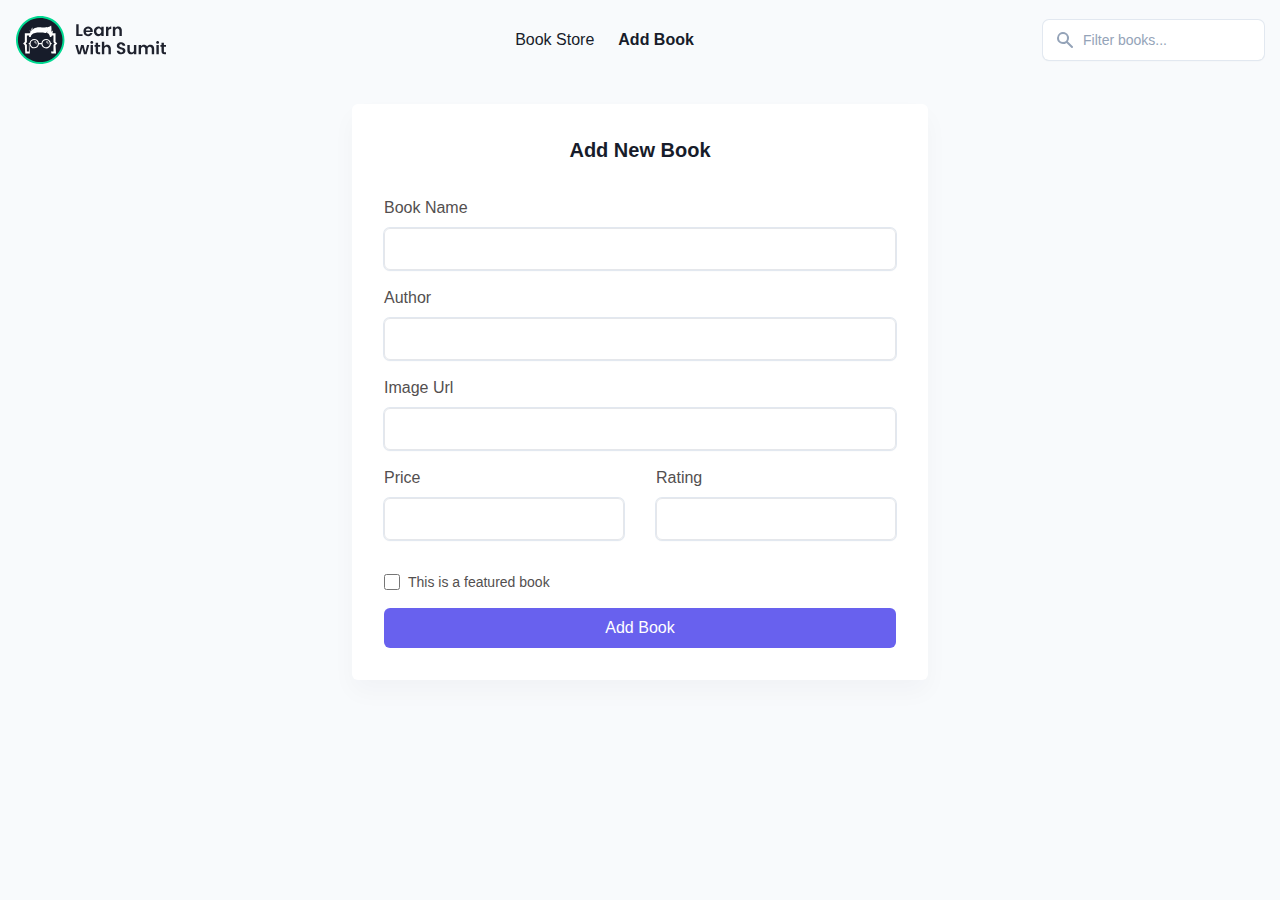
<file: html/AddBook.html>
<!DOCTYPE html>
<html lang="en">

<head>
    <meta charset="UTF-8" />
    <meta http-equiv="X-UA-Compatible" content="IE=edge" />
    <meta name="viewport" content="width=device-width, initial-scale=1.0" />
    <title>Manage Bookstore with RTK Query</title>

    <link rel="stylesheet" href="./styles/style.css" />
</head>

<body>
    <nav class="py-4 2xl:px-6">
        <div class="container flex items-center justify-between">
            <img src="./images/logo.svg" width="150px" class="object-contain" />

            <ul class="hidden md:flex items-center space-x-6">
                <a class=" cursor-pointer" href="index.html" id="lws-bookStore">
                    <li>Book Store</li>
                </a>
                <a class="cursor-pointer font-semibold" href="AddBook.html" id="lws-addBook">
                    <li>Add Book</li>
                </a>
            </ul>

            <form class="flex items-center">
                <div class="group relative rounded-md bg-white">
                    <svg width="20" height="20" fill="currentColor"
                        class="absolute left-3 top-1/2 -mt-2.5 text-slate-400 pointer-events-none group-focus-within:text-primary">
                        <path fill-rule="evenodd" clip-rule="evenodd"
                            d="M8 4a4 4 0 100 8 4 4 0 000-8zM2 8a6 6 0 1110.89 3.476l4.817 4.817a1 1 0 01-1.414 1.414l-4.816-4.816A6 6 0 012 8z">
                        </path>
                    </svg>
                    <input type="text" placeholder="Filter books..." class="search" id="lws-search" />
                </div>
            </form>
        </div>
    </nav>

    <main class="py-6 2xl:px-6">
        <div class="container">
            <div class="p-8 overflow-hidden bg-white shadow-cardShadow rounded-md max-w-xl mx-auto">
                <h4 class="mb-8 text-xl font-bold text-center">Add New Book</h4>
                <form class="book-form">
                    <div class="space-y-2">
                        <label for="lws-bookName">Book Name</label>
                        <input required class="text-input" type="text" id="lws-bookName" name="name" />
                    </div>

                    <div class="space-y-2">
                        <label for="lws-author">Author</label>
                        <input required class="text-input" type="text" id="lws-author" name="author" />
                    </div>

                    <div class="space-y-2">
                        <label for="lws-thumbnail">Image Url</label>
                        <input required class="text-input" type="text" id="lws-thumbnail" name="thumbnail" />
                    </div>

                    <div class="grid grid-cols-2 gap-8 pb-4">
                        <div class="space-y-2">
                            <label for="lws-price">Price</label>
                            <input required class="text-input" type="number" id="lws-price" name="price" />
                        </div>

                        <div class="space-y-2">
                            <label for="lws-rating">Rating</label>
                            <input required class="text-input" type="number" id="lws-rating" name="rating" min="1"
                                max="5" />
                        </div>
                    </div>

                    <div class="flex items-center">
                        <input id="lws-featured" type="checkbox" name="featured" class="w-4 h-4" />
                        <label for="lws-featured" class="ml-2 text-sm"> This is a featured book </label>
                    </div>

                    <button type="submit" class="submit" id="lws-submit">Add Book</button>
                </form>
            </div>
        </div>
    </main>
</body>

</html>
</file>
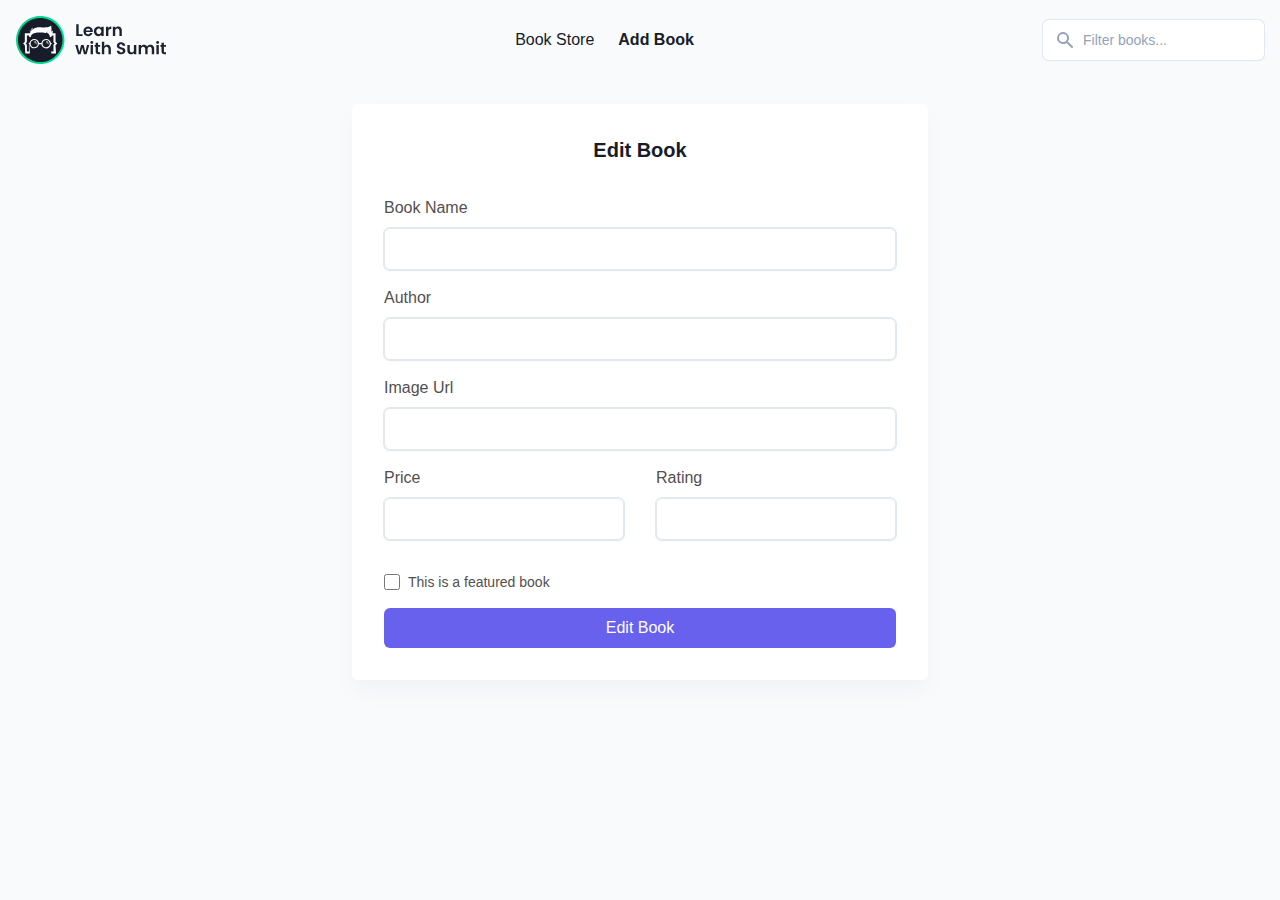
<file: html/EditBook.html>
<!DOCTYPE html>
<html lang="en">

<head>
    <meta charset="UTF-8" />
    <meta http-equiv="X-UA-Compatible" content="IE=edge" />
    <meta name="viewport" content="width=device-width, initial-scale=1.0" />
    <title>Manage Bookstore with RTK Query</title>

    <link rel="stylesheet" href="./styles/style.css" />
</head>

<body>
    <nav class="py-4 2xl:px-6">
        <div class="container flex items-center justify-between">
            <img src="./images/logo.svg" width="150px" class="object-contain" />

            <ul class="hidden md:flex items-center space-x-6">
                <a class=" cursor-pointer" href="index.html" id="lws-bookStore">
                    <li>Book Store</li>
                </a>
                <a class="cursor-pointer font-semibold" href="AddBook.html" id="lws-addBook">
                    <li>Add Book</li>
                </a>
            </ul>

            <form class="flex items-center">
                <div class="group relative rounded-md bg-white">
                    <svg width="20" height="20" fill="currentColor"
                        class="absolute left-3 top-1/2 -mt-2.5 text-slate-400 pointer-events-none group-focus-within:text-primary">
                        <path fill-rule="evenodd" clip-rule="evenodd"
                            d="M8 4a4 4 0 100 8 4 4 0 000-8zM2 8a6 6 0 1110.89 3.476l4.817 4.817a1 1 0 01-1.414 1.414l-4.816-4.816A6 6 0 012 8z">
                        </path>
                    </svg>
                    <input type="text" placeholder="Filter books..." class="search" id="lws-search" />
                </div>
            </form>
        </div>
    </nav>

    <main class="py-6 2xl:px-6">
        <div class="container">
            <div class="p-8 overflow-hidden bg-white shadow-cardShadow rounded-md max-w-xl mx-auto">
                <h4 class="mb-8 text-xl font-bold text-center">Edit Book</h4>
                <form class="book-form">
                    <div class="space-y-2">
                        <label for="lws-bookName">Book Name</label>
                        <input required class="text-input" type="text" id="lws-bookName" name="name" />
                    </div>

                    <div class="space-y-2">
                        <label for="lws-author">Author</label>
                        <input required class="text-input" type="text" id="lws-author" name="author" />
                    </div>

                    <div class="space-y-2">
                        <label for="lws-thumbnail">Image Url</label>
                        <input required class="text-input" type="text" id="lws-thumbnail" name="thumbnail" />
                    </div>

                    <div class="grid grid-cols-2 gap-8 pb-4">
                        <div class="space-y-2">
                            <label for="lws-price">Price</label>
                            <input required class="text-input" type="number" id="lws-price" name="price" />
                        </div>

                        <div class="space-y-2">
                            <label for="lws-rating">Rating</label>
                            <input required class="text-input" type="number" id="lws-rating" name="rating" min="1"
                                max="5" />
                        </div>
                    </div>

                    <div class="flex items-center">
                        <input id="lws-featured" type="checkbox" name="featured" class="w-4 h-4" />
                        <label for="lws-featured" class="ml-2 text-sm"> This is a featured book </label>
                    </div>

                    <button type="submit" class="submit" id="lws-submit">Edit Book</button>
                </form>
            </div>
        </div>
    </main>
</body>

</html>
</file>
<file: html/styles/style.css>
/*
! tailwindcss v3.2.4 | MIT License | https://tailwindcss.com
*/

/*
1. Prevent padding and border from affecting element width. (https://github.com/mozdevs/cssremedy/issues/4)
2. Allow adding a border to an element by just adding a border-width. (https://github.com/tailwindcss/tailwindcss/pull/116)
*/

*,
::before,
::after {
  box-sizing: border-box;
  /* 1 */
  border-width: 0;
  /* 2 */
  border-style: solid;
  /* 2 */
  border-color: #e5e7eb;
  /* 2 */
}

::before,
::after {
  --tw-content: "";
}

/*
1. Use a consistent sensible line-height in all browsers.
2. Prevent adjustments of font size after orientation changes in iOS.
3. Use a more readable tab size.
4. Use the user's configured `sans` font-family by default.
5. Use the user's configured `sans` font-feature-settings by default.
*/

html {
  line-height: 1.5;
  /* 1 */
  -webkit-text-size-adjust: 100%;
  /* 2 */
  -moz-tab-size: 4;
  /* 3 */
  -o-tab-size: 4;
  tab-size: 4;
  /* 3 */
  font-family: ui-sans-serif, system-ui, -apple-system, BlinkMacSystemFont, "Segoe UI", Roboto, "Helvetica Neue", Arial, "Noto Sans", sans-serif, "Apple Color Emoji",
    "Segoe UI Emoji", "Segoe UI Symbol", "Noto Color Emoji";
  /* 4 */
  font-feature-settings: normal;
  /* 5 */
}

/*
1. Remove the margin in all browsers.
2. Inherit line-height from `html` so users can set them as a class directly on the `html` element.
*/

body {
  margin: 0;
  /* 1 */
  line-height: inherit;
  /* 2 */
}

/*
1. Add the correct height in Firefox.
2. Correct the inheritance of border color in Firefox. (https://bugzilla.mozilla.org/show_bug.cgi?id=190655)
3. Ensure horizontal rules are visible by default.
*/

hr {
  height: 0;
  /* 1 */
  color: inherit;
  /* 2 */
  border-top-width: 1px;
  /* 3 */
}

/*
Add the correct text decoration in Chrome, Edge, and Safari.
*/

abbr:where([title]) {
  -webkit-text-decoration: underline dotted;
  text-decoration: underline dotted;
}

/*
Remove the default font size and weight for headings.
*/

h1,
h2,
h3,
h4,
h5,
h6 {
  font-size: inherit;
  font-weight: inherit;
}

/*
Reset links to optimize for opt-in styling instead of opt-out.
*/

a {
  color: inherit;
  text-decoration: inherit;
}

/*
Add the correct font weight in Edge and Safari.
*/

b,
strong {
  font-weight: bolder;
}

/*
1. Use the user's configured `mono` font family by default.
2. Correct the odd `em` font sizing in all browsers.
*/

code,
kbd,
samp,
pre {
  font-family: ui-monospace, SFMono-Regular, Menlo, Monaco, Consolas, "Liberation Mono", "Courier New", monospace;
  /* 1 */
  font-size: 1em;
  /* 2 */
}

/*
Add the correct font size in all browsers.
*/

small {
  font-size: 80%;
}

/*
Prevent `sub` and `sup` elements from affecting the line height in all browsers.
*/

sub,
sup {
  font-size: 75%;
  line-height: 0;
  position: relative;
  vertical-align: baseline;
}

sub {
  bottom: -0.25em;
}

sup {
  top: -0.5em;
}

/*
1. Remove text indentation from table contents in Chrome and Safari. (https://bugs.chromium.org/p/chromium/issues/detail?id=999088, https://bugs.webkit.org/show_bug.cgi?id=201297)
2. Correct table border color inheritance in all Chrome and Safari. (https://bugs.chromium.org/p/chromium/issues/detail?id=935729, https://bugs.webkit.org/show_bug.cgi?id=195016)
3. Remove gaps between table borders by default.
*/

table {
  text-indent: 0;
  /* 1 */
  border-color: inherit;
  /* 2 */
  border-collapse: collapse;
  /* 3 */
}

/*
1. Change the font styles in all browsers.
2. Remove the margin in Firefox and Safari.
3. Remove default padding in all browsers.
*/

button,
input,
optgroup,
select,
textarea {
  font-family: inherit;
  /* 1 */
  font-size: 100%;
  /* 1 */
  font-weight: inherit;
  /* 1 */
  line-height: inherit;
  /* 1 */
  color: inherit;
  /* 1 */
  margin: 0;
  /* 2 */
  padding: 0;
  /* 3 */
}

/*
Remove the inheritance of text transform in Edge and Firefox.
*/

button,
select {
  text-transform: none;
}

/*
1. Correct the inability to style clickable types in iOS and Safari.
2. Remove default button styles.
*/

button,
[type="button"],
[type="reset"],
[type="submit"] {
  -webkit-appearance: button;
  /* 1 */
  background-color: transparent;
  /* 2 */
  background-image: none;
  /* 2 */
}

/*
Use the modern Firefox focus style for all focusable elements.
*/

:-moz-focusring {
  outline: auto;
}

/*
Remove the additional `:invalid` styles in Firefox. (https://github.com/mozilla/gecko-dev/blob/2f9eacd9d3d995c937b4251a5557d95d494c9be1/layout/style/res/forms.css#L728-L737)
*/

:-moz-ui-invalid {
  box-shadow: none;
}

/*
Add the correct vertical alignment in Chrome and Firefox.
*/

progress {
  vertical-align: baseline;
}

/*
Correct the cursor style of increment and decrement buttons in Safari.
*/

::-webkit-inner-spin-button,
::-webkit-outer-spin-button {
  height: auto;
}

/*
1. Correct the odd appearance in Chrome and Safari.
2. Correct the outline style in Safari.
*/

[type="search"] {
  -webkit-appearance: textfield;
  /* 1 */
  outline-offset: -2px;
  /* 2 */
}

/*
Remove the inner padding in Chrome and Safari on macOS.
*/

::-webkit-search-decoration {
  -webkit-appearance: none;
}

/*
1. Correct the inability to style clickable types in iOS and Safari.
2. Change font properties to `inherit` in Safari.
*/

::-webkit-file-upload-button {
  -webkit-appearance: button;
  /* 1 */
  font: inherit;
  /* 2 */
}

/*
Add the correct display in Chrome and Safari.
*/

summary {
  display: list-item;
}

/*
Removes the default spacing and border for appropriate elements.
*/

blockquote,
dl,
dd,
h1,
h2,
h3,
h4,
h5,
h6,
hr,
figure,
p,
pre {
  margin: 0;
}

fieldset {
  margin: 0;
  padding: 0;
}

legend {
  padding: 0;
}

ol,
ul,
menu {
  list-style: none;
  margin: 0;
  padding: 0;
}

/*
Prevent resizing textareas horizontally by default.
*/

textarea {
  resize: vertical;
}

/*
1. Reset the default placeholder opacity in Firefox. (https://github.com/tailwindlabs/tailwindcss/issues/3300)
2. Set the default placeholder color to the user's configured gray 400 color.
*/

input::-moz-placeholder,
textarea::-moz-placeholder {
  opacity: 1;
  /* 1 */
  color: #9ca3af;
  /* 2 */
}

input::placeholder,
textarea::placeholder {
  opacity: 1;
  /* 1 */
  color: #9ca3af;
  /* 2 */
}

/*
Set the default cursor for buttons.
*/

button,
[role="button"] {
  cursor: pointer;
}

/*
Make sure disabled buttons don't get the pointer cursor.
*/

:disabled {
  cursor: default;
}

/*
1. Make replaced elements `display: block` by default. (https://github.com/mozdevs/cssremedy/issues/14)
2. Add `vertical-align: middle` to align replaced elements more sensibly by default. (https://github.com/jensimmons/cssremedy/issues/14#issuecomment-634934210)
   This can trigger a poorly considered lint error in some tools but is included by design.
*/

img,
svg,
video,
canvas,
audio,
iframe,
embed,
object {
  display: block;
  /* 1 */
  vertical-align: middle;
  /* 2 */
}

/*
Constrain images and videos to the parent width and preserve their intrinsic aspect ratio. (https://github.com/mozdevs/cssremedy/issues/14)
*/

img,
video {
  max-width: 100%;
  height: auto;
}

/* Make elements with the HTML hidden attribute stay hidden by default */

[hidden] {
  display: none;
}

body {
  --tw-bg-opacity: 1;
  background-color: rgb(248 250 252 / var(--tw-bg-opacity));
  font-family: Inter, sans-serif;
  --tw-text-opacity: 1;
  color: rgb(23 28 42 / var(--tw-text-opacity));
}

*,
::before,
::after {
  --tw-border-spacing-x: 0;
  --tw-border-spacing-y: 0;
  --tw-translate-x: 0;
  --tw-translate-y: 0;
  --tw-rotate: 0;
  --tw-skew-x: 0;
  --tw-skew-y: 0;
  --tw-scale-x: 1;
  --tw-scale-y: 1;
  --tw-pan-x: ;
  --tw-pan-y: ;
  --tw-pinch-zoom: ;
  --tw-scroll-snap-strictness: proximity;
  --tw-ordinal: ;
  --tw-slashed-zero: ;
  --tw-numeric-figure: ;
  --tw-numeric-spacing: ;
  --tw-numeric-fraction: ;
  --tw-ring-inset: ;
  --tw-ring-offset-width: 0px;
  --tw-ring-offset-color: #fff;
  --tw-ring-color: rgb(59 130 246 / 0.5);
  --tw-ring-offset-shadow: 0 0 #0000;
  --tw-ring-shadow: 0 0 #0000;
  --tw-shadow: 0 0 #0000;
  --tw-shadow-colored: 0 0 #0000;
  --tw-blur: ;
  --tw-brightness: ;
  --tw-contrast: ;
  --tw-grayscale: ;
  --tw-hue-rotate: ;
  --tw-invert: ;
  --tw-saturate: ;
  --tw-sepia: ;
  --tw-drop-shadow: ;
  --tw-backdrop-blur: ;
  --tw-backdrop-brightness: ;
  --tw-backdrop-contrast: ;
  --tw-backdrop-grayscale: ;
  --tw-backdrop-hue-rotate: ;
  --tw-backdrop-invert: ;
  --tw-backdrop-opacity: ;
  --tw-backdrop-saturate: ;
  --tw-backdrop-sepia: ;
}

::backdrop {
  --tw-border-spacing-x: 0;
  --tw-border-spacing-y: 0;
  --tw-translate-x: 0;
  --tw-translate-y: 0;
  --tw-rotate: 0;
  --tw-skew-x: 0;
  --tw-skew-y: 0;
  --tw-scale-x: 1;
  --tw-scale-y: 1;
  --tw-pan-x: ;
  --tw-pan-y: ;
  --tw-pinch-zoom: ;
  --tw-scroll-snap-strictness: proximity;
  --tw-ordinal: ;
  --tw-slashed-zero: ;
  --tw-numeric-figure: ;
  --tw-numeric-spacing: ;
  --tw-numeric-fraction: ;
  --tw-ring-inset: ;
  --tw-ring-offset-width: 0px;
  --tw-ring-offset-color: #fff;
  --tw-ring-color: rgb(59 130 246 / 0.5);
  --tw-ring-offset-shadow: 0 0 #0000;
  --tw-ring-shadow: 0 0 #0000;
  --tw-shadow: 0 0 #0000;
  --tw-shadow-colored: 0 0 #0000;
  --tw-blur: ;
  --tw-brightness: ;
  --tw-contrast: ;
  --tw-grayscale: ;
  --tw-hue-rotate: ;
  --tw-invert: ;
  --tw-saturate: ;
  --tw-sepia: ;
  --tw-drop-shadow: ;
  --tw-backdrop-blur: ;
  --tw-backdrop-brightness: ;
  --tw-backdrop-contrast: ;
  --tw-backdrop-grayscale: ;
  --tw-backdrop-hue-rotate: ;
  --tw-backdrop-invert: ;
  --tw-backdrop-opacity: ;
  --tw-backdrop-saturate: ;
  --tw-backdrop-sepia: ;
}

.container {
  width: 100%;
  margin-right: auto;
  margin-left: auto;
  padding-right: 1rem;
  padding-left: 1rem;
}

@media (min-width: 640px) {
  .container {
    max-width: 640px;
  }
}

@media (min-width: 768px) {
  .container {
    max-width: 768px;
  }
}

@media (min-width: 1024px) {
  .container {
    max-width: 1024px;
  }
}

@media (min-width: 1280px) {
  .container {
    max-width: 1280px;
  }
}

@media (min-width: 1536px) {
  .container {
    max-width: 1536px;
  }
}

.book-form > :not([hidden]) ~ :not([hidden]) {
  --tw-space-y-reverse: 0;
  margin-top: calc(1rem * calc(1 - var(--tw-space-y-reverse)));
  margin-bottom: calc(1rem * var(--tw-space-y-reverse));
}

.book-form {
  --tw-text-opacity: 1;
  color: rgb(83 79 79 / var(--tw-text-opacity));
}

.lws-filter-btn {
  border-radius: 9999px;
  border-width: 1px;
  --tw-border-opacity: 1;
  border-color: rgb(88 80 236 / var(--tw-border-opacity));
  padding-left: 1.5rem;
  padding-right: 1.5rem;
  padding-top: 0.25rem;
  padding-bottom: 0.25rem;
}

.active-filter {
  --tw-bg-opacity: 1;
  background-color: rgb(88 80 236 / var(--tw-bg-opacity));
  --tw-text-opacity: 1;
  color: rgb(255 255 255 / var(--tw-text-opacity));
}

.book-card {
  display: flex;
  align-items: flex-start;
}

.book-card > :not([hidden]) ~ :not([hidden]) {
  --tw-space-x-reverse: 0;
  margin-right: calc(0.75rem * var(--tw-space-x-reverse));
  margin-left: calc(0.75rem * calc(1 - var(--tw-space-x-reverse)));
}

.book-card {
  overflow: hidden;
  border-radius: 0.375rem;
  --tw-bg-opacity: 1;
  background-color: rgb(255 255 255 / var(--tw-bg-opacity));
  --tw-shadow: 0 0.75rem 1.5rem #12263f08;
  --tw-shadow-colored: 0 0.75rem 1.5rem var(--tw-shadow-color);
  box-shadow: var(--tw-ring-offset-shadow, 0 0 #0000), var(--tw-ring-shadow, 0 0 #0000), var(--tw-shadow);
}

.lws-book-name {
  font-size: 1rem;
  line-height: 1.3rem;
  font-weight: 600;
  text-transform: capitalize;
}

.lws-price {
  font-size: 1.125rem;
  line-height: 1.75rem;
  font-weight: 600;
  --tw-text-opacity: 1;
  color: rgb(88 80 236 / var(--tw-text-opacity));
}

.lws-badge {
  border-radius: 0.375rem;
  border-width: 1px;
  border-color: rgb(88 80 236 / 0.6);
  background-color: rgb(88 80 236 / 0.1);
  padding-left: 0.5rem;
  padding-right: 0.5rem;
  padding-top: 0.25rem;
  padding-bottom: 0.25rem;
  font-size: 0.75rem;
  line-height: 1rem;
  --tw-text-opacity: 1;
  color: rgb(88 80 236 / var(--tw-text-opacity));
}

.lws-author {
  font-size: 0.875rem;
  line-height: 1.25rem;
  font-weight: 500;
  --tw-text-opacity: 1;
  color: rgb(83 79 79 / var(--tw-text-opacity));
}

.text-input {
  width: 100%;
  border-radius: 4px;
  border-width: 1px;
  padding-left: 0.5rem;
  padding-right: 0.5rem;
  padding-top: 0.25rem;
  padding-bottom: 0.25rem;
}

.text-input:focus {
  outline: 2px solid transparent;
  outline-offset: 2px;
}

input[type="text"],
input[type="number"] {
  width: 100%;
  -webkit-appearance: none;
  -moz-appearance: none;
  appearance: none;
  border-radius: 0.375rem;
  background-color: transparent;
  padding-top: 0.5rem;
  padding-bottom: 0.5rem;
  font-size: 0.875rem;
  line-height: 1.5rem;
  --tw-text-opacity: 1;
  color: rgb(15 23 42 / var(--tw-text-opacity));
  --tw-shadow: 0 1px 2px 0 rgb(0 0 0 / 0.05);
  --tw-shadow-colored: 0 1px 2px 0 var(--tw-shadow-color);
  box-shadow: var(--tw-ring-offset-shadow, 0 0 #0000), var(--tw-ring-shadow, 0 0 #0000), var(--tw-shadow);
  --tw-ring-offset-shadow: var(--tw-ring-inset) 0 0 0 var(--tw-ring-offset-width) var(--tw-ring-offset-color);
  --tw-ring-shadow: var(--tw-ring-inset) 0 0 0 calc(1px + var(--tw-ring-offset-width)) var(--tw-ring-color);
  box-shadow: var(--tw-ring-offset-shadow), var(--tw-ring-shadow), var(--tw-shadow, 0 0 #0000);
  --tw-ring-opacity: 1;
  --tw-ring-color: rgb(226 232 240 / var(--tw-ring-opacity));
}

input[type="text"]::-moz-placeholder,
input[type="number"]::-moz-placeholder {
  --tw-text-opacity: 1;
  color: rgb(148 163 184 / var(--tw-text-opacity));
}

input[type="text"]::placeholder,
input[type="number"]::placeholder {
  --tw-text-opacity: 1;
  color: rgb(148 163 184 / var(--tw-text-opacity));
}

input[type="text"]:focus,
input[type="number"]:focus {
  outline: 2px solid transparent;
  outline-offset: 2px;
  --tw-ring-offset-shadow: var(--tw-ring-inset) 0 0 0 var(--tw-ring-offset-width) var(--tw-ring-offset-color);
  --tw-ring-shadow: var(--tw-ring-inset) 0 0 0 calc(2px + var(--tw-ring-offset-width)) var(--tw-ring-color);
  box-shadow: var(--tw-ring-offset-shadow), var(--tw-ring-shadow), var(--tw-shadow, 0 0 #0000);
  --tw-ring-opacity: 1;
  --tw-ring-color: rgb(88 80 236 / var(--tw-ring-opacity));
}

.search {
  padding-left: 2.5rem;
}

.submit {
  margin-top: 1rem;
  display: block;
  width: 100%;
  border-radius: 0.375rem;
  background-color: rgb(88 80 236 / 0.9);
  padding-left: 1rem;
  padding-right: 1rem;
  padding-top: 0.5rem;
  padding-bottom: 0.5rem;
  --tw-text-opacity: 1;
  color: rgb(255 255 255 / var(--tw-text-opacity));
  transition-property: color, background-color, border-color, text-decoration-color, fill, stroke, opacity, box-shadow, transform, filter, -webkit-backdrop-filter;
  transition-property: color, background-color, border-color, text-decoration-color, fill, stroke, opacity, box-shadow, transform, filter, backdrop-filter;
  transition-property: color, background-color, border-color, text-decoration-color, fill, stroke, opacity, box-shadow, transform, filter, backdrop-filter, -webkit-backdrop-filter;
  transition-timing-function: cubic-bezier(0.4, 0, 0.2, 1);
  transition-duration: 150ms;
}

.submit:hover {
  --tw-bg-opacity: 1;
  background-color: rgb(88 80 236 / var(--tw-bg-opacity));
}

.lws-stars {
  display: flex;
}

.star {
  height: 1rem;
  width: 1rem;
  --tw-text-opacity: 1;
  color: rgb(250 204 21 / var(--tw-text-opacity));
}

.lws-edit {
  transition-property: all;
  transition-timing-function: cubic-bezier(0.4, 0, 0.2, 1);
  transition-duration: 150ms;
}

.lws-edit:hover {
  --tw-text-opacity: 1;
  color: rgb(88 80 236 / var(--tw-text-opacity));
}

.lws-deleteBook {
  transition-property: all;
  transition-timing-function: cubic-bezier(0.4, 0, 0.2, 1);
  transition-duration: 150ms;
}

.lws-deleteBook:hover {
  --tw-text-opacity: 1;
  color: rgb(239 68 68 / var(--tw-text-opacity));
}

.pointer-events-none {
  pointer-events: none;
}

.absolute {
  position: absolute;
}

.relative {
  position: relative;
}

.left-3 {
  left: 0.75rem;
}

.top-1\/2 {
  top: 50%;
}

.order-2 {
  order: 2;
}

.mx-auto {
  margin-left: auto;
  margin-right: auto;
}

.-mt-2\.5 {
  margin-top: -0.625rem;
}

.-mt-2 {
  margin-top: -0.5rem;
}

.mb-8 {
  margin-bottom: 2rem;
}

.ml-2 {
  margin-left: 0.5rem;
}

.mb-12 {
  margin-bottom: 3rem;
}

.mt-2 {
  margin-top: 0.5rem;
}

.mt-4 {
  margin-top: 1rem;
}

.flex {
  display: flex;
}

.grid {
  display: grid;
}

.hidden {
  display: none;
}

.h-4 {
  height: 1rem;
}

.h-\[240px\] {
  height: 240px;
}

.h-full {
  height: 100%;
}

.h-6 {
  height: 1.5rem;
}

.w-4 {
  width: 1rem;
}

.w-\[170px\] {
  width: 170px;
}

.w-6 {
  width: 1.5rem;
}

.max-w-xl {
  max-width: 36rem;
}

.flex-1 {
  flex: 1 1 0%;
}

.cursor-pointer {
  cursor: pointer;
}

.grid-cols-2 {
  grid-template-columns: repeat(2, minmax(0, 1fr));
}

.grid-cols-1 {
  grid-template-columns: repeat(1, minmax(0, 1fr));
}

.flex-row {
  flex-direction: row;
}

.flex-col {
  flex-direction: column;
}

.flex-wrap {
  flex-wrap: wrap;
}

.items-center {
  align-items: center;
}

.justify-between {
  justify-content: space-between;
}

.gap-8 {
  gap: 2rem;
}

.gap-4 {
  gap: 1rem;
}

.gap-6 {
  gap: 1.5rem;
}

.space-x-6 > :not([hidden]) ~ :not([hidden]) {
  --tw-space-x-reverse: 0;
  margin-right: calc(1.5rem * var(--tw-space-x-reverse));
  margin-left: calc(1.5rem * calc(1 - var(--tw-space-x-reverse)));
}

.space-y-2 > :not([hidden]) ~ :not([hidden]) {
  --tw-space-y-reverse: 0;
  margin-top: calc(0.5rem * calc(1 - var(--tw-space-y-reverse)));
  margin-bottom: calc(0.5rem * var(--tw-space-y-reverse));
}

.space-x-4 > :not([hidden]) ~ :not([hidden]) {
  --tw-space-x-reverse: 0;
  margin-right: calc(1rem * var(--tw-space-x-reverse));
  margin-left: calc(1rem * calc(1 - var(--tw-space-x-reverse)));
}

.space-y-6 > :not([hidden]) ~ :not([hidden]) {
  --tw-space-y-reverse: 0;
  margin-top: calc(1.5rem * calc(1 - var(--tw-space-y-reverse)));
  margin-bottom: calc(1.5rem * var(--tw-space-y-reverse));
}

.space-x-2 > :not([hidden]) ~ :not([hidden]) {
  --tw-space-x-reverse: 0;
  margin-right: calc(0.5rem * var(--tw-space-x-reverse));
  margin-left: calc(0.5rem * calc(1 - var(--tw-space-x-reverse)));
}

.overflow-hidden {
  overflow: hidden;
}

.rounded-md {
  border-radius: 0.375rem;
}

.bg-white {
  --tw-bg-opacity: 1;
  background-color: rgb(255 255 255 / var(--tw-bg-opacity));
}

.bg-red-50 {
  --tw-bg-opacity: 1;
  background-color: rgb(254 242 242 / var(--tw-bg-opacity));
}

.bg-green-50 {
  --tw-bg-opacity: 1;
  background-color: rgb(240 253 244 / var(--tw-bg-opacity));
}

.object-contain {
  -o-object-fit: contain;
  object-fit: contain;
}

.object-cover {
  -o-object-fit: cover;
  object-fit: cover;
}

.p-8 {
  padding: 2rem;
}

.p-4 {
  padding: 1rem;
}

.py-4 {
  padding-top: 1rem;
  padding-bottom: 1rem;
}

.py-6 {
  padding-top: 1.5rem;
  padding-bottom: 1.5rem;
}

.py-12 {
  padding-top: 3rem;
  padding-bottom: 3rem;
}

.px-4 {
  padding-left: 1rem;
  padding-right: 1rem;
}

.px-6 {
  padding-left: 1.5rem;
  padding-right: 1.5rem;
}

.pb-4 {
  padding-bottom: 1rem;
}

.pr-2 {
  padding-right: 0.5rem;
}

.pt-2 {
  padding-top: 0.5rem;
}

.text-center {
  text-align: center;
}

.text-xl {
  font-size: 1.25rem;
  line-height: 1.75rem;
}

.text-sm {
  font-size: 0.875rem;
  line-height: 1.25rem;
}

.font-semibold {
  font-weight: 600;
}

.font-bold {
  font-weight: 700;
}

.font-medium {
  font-weight: 500;
}

.text-slate-400 {
  --tw-text-opacity: 1;
  color: rgb(148 163 184 / var(--tw-text-opacity));
}

.text-red-800 {
  --tw-text-opacity: 1;
  color: rgb(153 27 27 / var(--tw-text-opacity));
}

.text-green-800 {
  --tw-text-opacity: 1;
  color: rgb(22 101 52 / var(--tw-text-opacity));
}

.text-gray-500 {
  --tw-text-opacity: 1;
  color: rgb(107 114 128 / var(--tw-text-opacity));
}

.shadow-cardShadow {
  --tw-shadow: 0 0.75rem 1.5rem #12263f08;
  --tw-shadow-colored: 0 0.75rem 1.5rem var(--tw-shadow-color);
  box-shadow: var(--tw-ring-offset-shadow, 0 0 #0000), var(--tw-ring-shadow, 0 0 #0000), var(--tw-shadow);
}

.group:focus-within .group-focus-within\:text-primary {
  --tw-text-opacity: 1;
  color: rgb(88 80 236 / var(--tw-text-opacity));
}

@media (min-width: 768px) {
  .md\:flex {
    display: flex;
  }

  .md\:grid {
    display: grid;
  }

  .md\:space-y-0 > :not([hidden]) ~ :not([hidden]) {
    --tw-space-y-reverse: 0;
    margin-top: calc(0px * calc(1 - var(--tw-space-y-reverse)));
    margin-bottom: calc(0px * var(--tw-space-y-reverse));
  }
}

@media (min-width: 1024px) {
  .lg\:grid-cols-2 {
    grid-template-columns: repeat(2, minmax(0, 1fr));
  }

  .lg\:grid-cols-4 {
    grid-template-columns: repeat(4, minmax(0, 1fr));
  }

  .lg\:grid-cols-3 {
    grid-template-columns: repeat(3, minmax(0, 1fr));
  }
}

@media (min-width: 1280px) {
  .xl\:-order-1 {
    order: -1;
  }

  .xl\:grid-cols-\[auto_350px\] {
    grid-template-columns: auto 350px;
  }
}

@media (min-width: 1536px) {
  .\32xl\:grid-cols-\[auto_400px\] {
    grid-template-columns: auto 400px;
  }

  .\32xl\:gap-8 {
    gap: 2rem;
  }

  .\32xl\:px-6 {
    padding-left: 1.5rem;
    padding-right: 1.5rem;
  }
}
</file>
